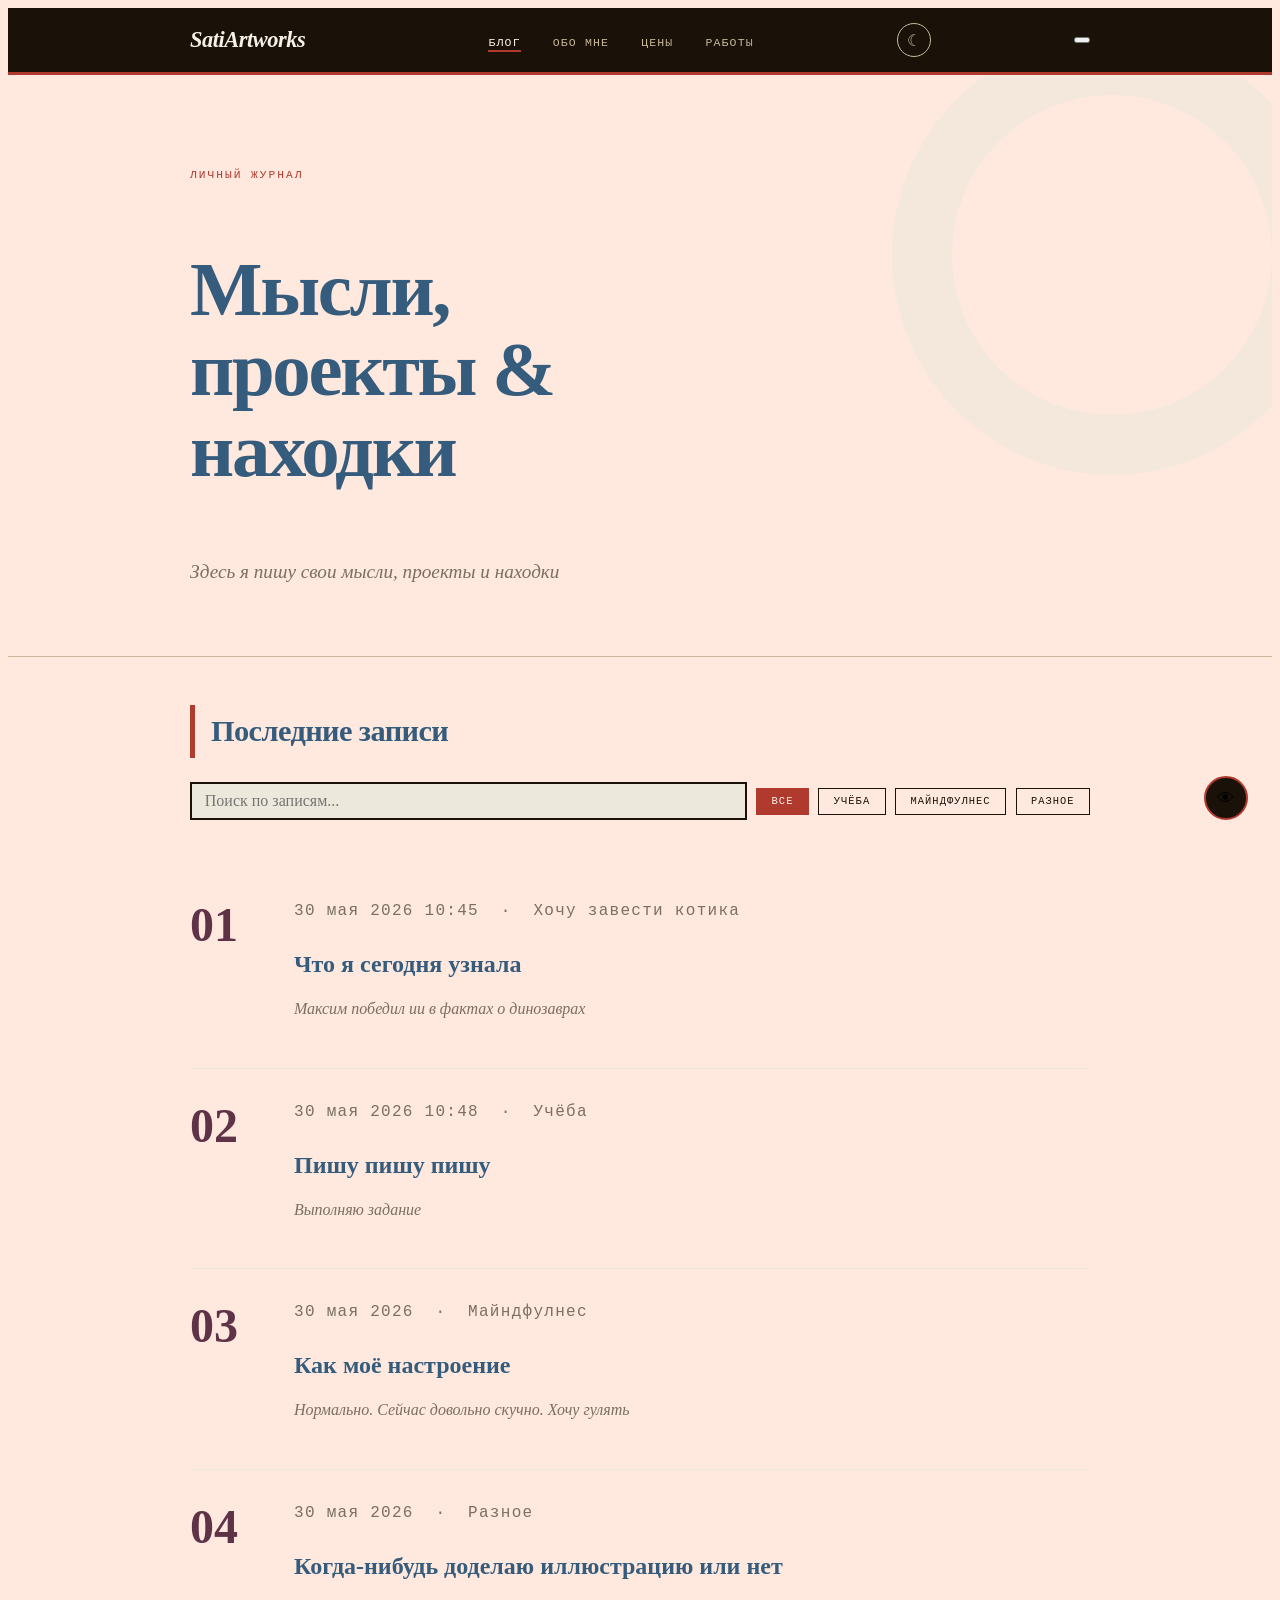
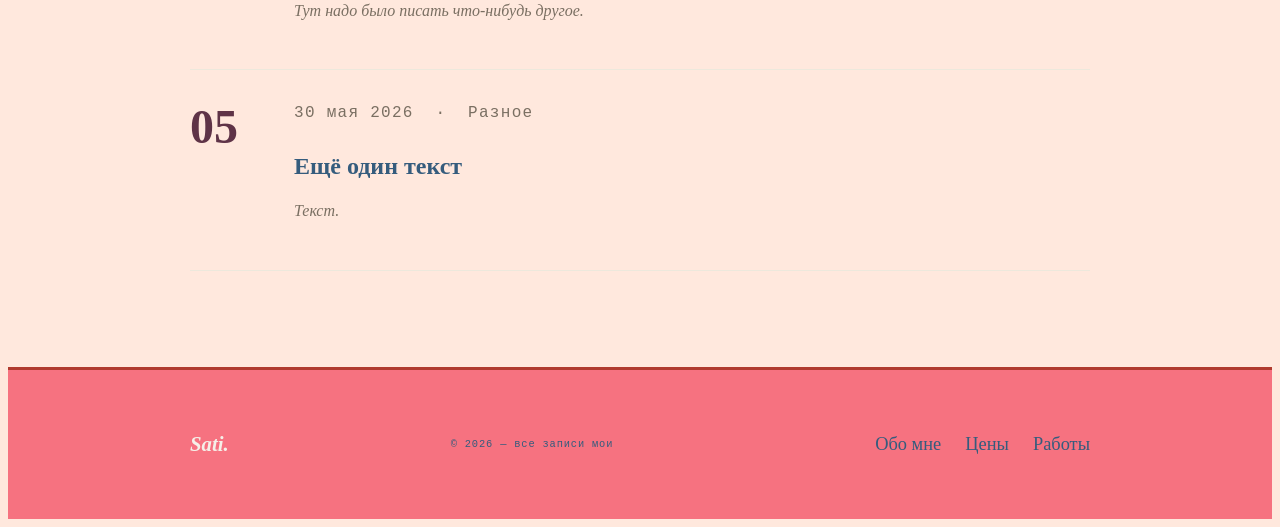
<file: index.html>
<!DOCTYPE html>
<html lang="ru">
<head>
	<meta charset="utf-8">
	<meta name="viewport" content="width=device-width, initial-scale=1">
	<meta name="description" content="Личный блог SatiArtworks — мысли, проекты и находки">
	<title>Блог — SatiArtworks</title>
	<link rel="stylesheet" href="style.css">
	<link rel="stylesheet" href="functions.css">
	<link rel="stylesheet" href="extra.css">
</head>
<body>
	<header>
		<nav class="nav">
    		<div class="nav_inner">
    		  <a href="index.html" class="nav_logo">SatiArtworks</a>
    		  <ul class="nav_links" id="nav-links">
    		    <li><a href="index.html" class="active">Блог</a></li>
    		    <li><a href="about.html">Обо мне</a></li>
    		    <li><a href="prices.html">Цены</a></li>
    		    <li><a href="works.html">Работы</a></li>
    		  </ul>
    		  <!-- Тёмная тема -->
    		  <button id="theme-toggle" aria-label="Включить тёмную тему">☾</button>
    		  <!-- Бургер (мобиль) -->
    		  <button id="burger" aria-label="Открыть меню" aria-expanded="false">
    		    <span></span><span></span><span></span>
    		  </button>
    		</div>
  		</nav>
	</header>

	<section class="hero">
    	<div class="container">
      		<p class="hero_eyebrow">Личный журнал</p>
      		<h1 class="hero_title">Мысли,<br>проекты&nbsp;&amp;<br>находки</h1>
      		<p class="hero_subtitle">
        		Здесь я пишу свои мысли, проекты и находки
      		</p>
    	</div>
  	</section>

	<main class="container">
    <h2 class="section-title">Последние записи</h2>

    <!-- Панель поиска и фильтров -->
    <div class="filter-bar">
      <input id="search-input" type="search" placeholder="Поиск по записям..." aria-label="Поиск по записям">
      <button class="filter-btn active" data-tag="all">Все</button>
      <button class="filter-btn" data-tag="Учёба">Учёба</button>
      <button class="filter-btn" data-tag="Майндфулнес">Майндфулнес</button>
      <button class="filter-btn" data-tag="Разное">Разное</button>
    </div>
    <p id="no-results">Ничего не найдено. Попробуй другой запрос.</p>

    <div class="posts-list">
        <div class="post-card">
          <div class="post-card_num">01</div>
          <div>
            <div class="post-card_meta">30 мая 2026 10:45 &nbsp;·&nbsp; <span class="tag accent">Хочу завести котика</span></div>
            <h3 class="post-card_title">Что я сегодня узнала</h3>
            <p class="post-card_excerpt">Максим победил ии в фактах о динозаврах</p>
          </div>
        </div>
        <div class="post-card">
          <div class="post-card_num">02</div>
          <div>
            <div class="post-card_meta">30 мая 2026 10:48 &nbsp;·&nbsp; <span class="tag accent2">Учёба</span></div>
            <h3 class="post-card_title">Пишу пишу пишу</h3>
            <p class="post-card_excerpt">Выполняю задание</p>
          </div>
        </div>
        <div class="post-card">
          <div class="post-card_num">03</div>
          <div>
            <div class="post-card_meta">30 мая 2026 &nbsp;·&nbsp; <span class="tag">Майндфулнес</span></div>
            <h3 class="post-card_title">Как моё настроение</h3>
            <p class="post-card_excerpt">Нормально. Сейчас довольно скучно. Хочу гулять</p>
          </div>
        </div>
        <div class="post-card">
          <div class="post-card_num">04</div>
          <div>
            <div class="post-card_meta">30 мая 2026 &nbsp;·&nbsp; <span class="tag accent">Разное</span></div>
            <h3 class="post-card_title">Когда-нибудь доделаю иллюстрацию или нет</h3>
            <p class="post-card_excerpt">Тут надо было писать что-нибудь другое.</p>
          </div>
        </div>
        <div class="post-card">
          <div class="post-card_num">05</div>
          <div>
            <div class="post-card_meta">30 мая 2026 &nbsp;·&nbsp; <span class="tag">Разное</span></div>
            <h3 class="post-card_title">Ещё один текст</h3>
            <p class="post-card_excerpt">Текст.</p>
          </div>
        </div>
    </div>
  </main>

	<footer class="footer">
		<div class="footer_inner">
      		<span class="footer_logo">Sati.</span>
      		<span class="footer_copy">© 2026 — все записи мои</span>
      		<ul class="footer_links">
        		<li><a href="about.html">Обо мне</a></li>
        		<li><a href="prices.html">Цены</a></li>
        		<li><a href="works.html">Работы</a></li>
      		</ul>
    	</div>
	</footer>

	<!-- Кнопка наверх -->
	<button id="scroll-top" aria-label="Наверх">↑</button>

	<!-- Скрипты -->
	<script src="functions.js"></script>
	<script src="accessibility.js"></script>
	<script>
	  // Бургер-меню для мобилки
	  var burger = document.getElementById('burger');
	  var navLinks = document.getElementById('nav-links');
	  if (burger) {
	    burger.addEventListener('click', function () {
	      var open = navLinks.classList.toggle('open');
	      burger.classList.toggle('open', open);
	      burger.setAttribute('aria-expanded', open ? 'true' : 'false');
	    });
	  }
	</script>
</body>
</html>
</file>
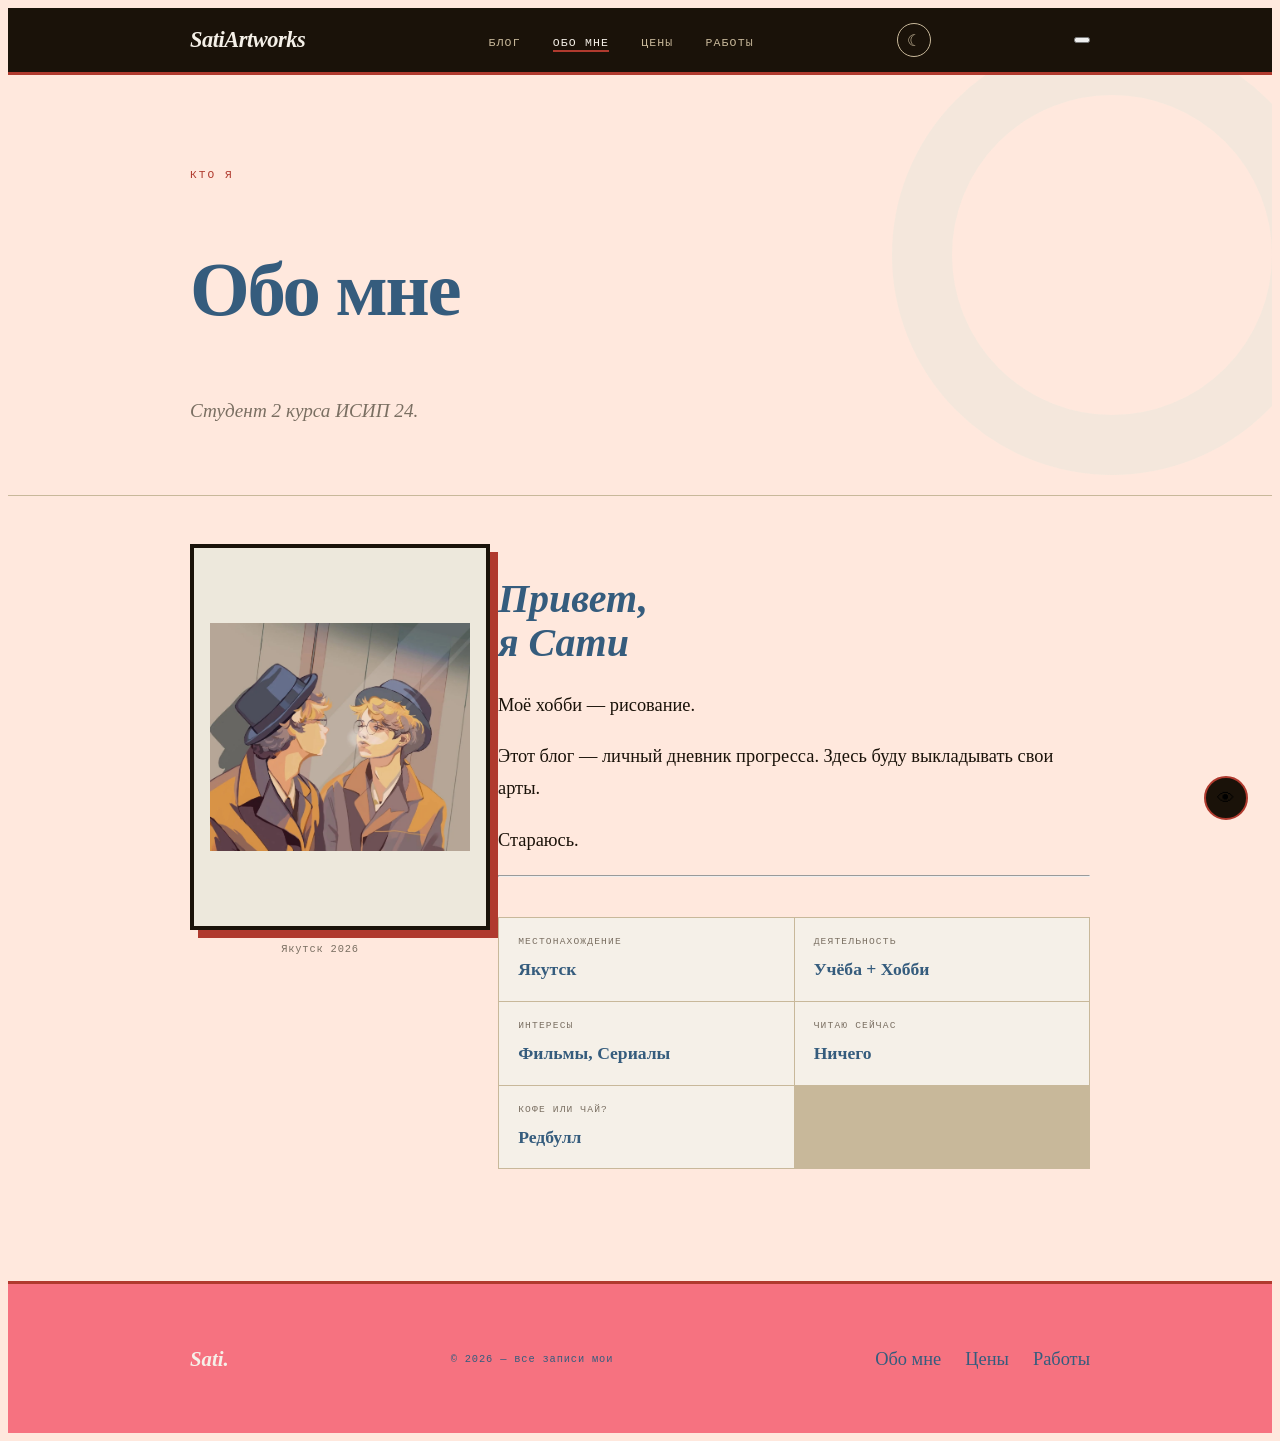
<file: about.html>
<!DOCTYPE html>
<html lang="ru">
<head>
	<meta charset="utf-8">
	<meta name="viewport" content="width=device-width, initial-scale=1">
	<meta name="description" content="Обо мне — SatiArtworks, студентка и художник-иллюстратор">
	<title>Обо мне — SatiArtworks</title>
	<link rel="stylesheet" href="about.css">
	<link rel="stylesheet" href="functions.css">
	<link rel="stylesheet" href="extra.css">
</head>
<body>
	<header>
		<nav class="nav">
    		<div class="nav_inner">
    		  <a href="index.html" class="nav_logo">SatiArtworks</a>
    		  <ul class="nav_links" id="nav-links">
    		    <li><a href="index.html">Блог</a></li>
    		    <li><a href="about.html" class="active">Обо мне</a></li>
    		    <li><a href="prices.html">Цены</a></li>
    		    <li><a href="works.html">Работы</a></li>
    		  </ul>
    		  <button id="theme-toggle" aria-label="Включить тёмную тему">☾</button>
    		  <button id="burger" aria-label="Открыть меню" aria-expanded="false">
    		    <span></span><span></span><span></span>
    		  </button>
    		</div>
  		</nav>
	</header>

	<section class="hero">
    <div class="container">
      <p class="hero_eyebrow">Кто я</p>
      <h1 class="hero_title">Обо&nbsp;мне</h1>
      <p class="hero_subtitle">Студент 2 курса ИСИП 24.</p>
    </div>
  </section>

	<main class="container">
    <div class="about-grid">
      <div class="about-photo-wrap">
        <div class="about-photo-placeholder">
          <img src="images/12.png" alt="Фото Сати">
        </div>
        <p class="about-photo-caption">Якутск 2026</p>
      </div>
      <div class="about-text">
        <h2>Привет,<br>я Сати</h2>
        <p>Моё хобби — рисование.</p>
        <p>Этот блог — личный дневник прогресса. Здесь буду выкладывать свои арты.</p>
        <p>Стараюсь.</p>
        <hr class="ruled">
        <div class="about-facts">
          <div class="about-fact">
            <div class="about-fact_label">Местонахождение</div>
            <div class="about-fact_value">Якутск</div>
          </div>
          <div class="about-fact">
            <div class="about-fact_label">Деятельность</div>
            <div class="about-fact_value">Учёба + Хобби</div>
          </div>
          <div class="about-fact">
            <div class="about-fact_label">Интересы</div>
            <div class="about-fact_value">Фильмы, Сериалы</div>
          </div>
          <div class="about-fact">
            <div class="about-fact_label">Читаю сейчас</div>
            <div class="about-fact_value">Ничего</div>
          </div>
          <div class="about-fact">
            <div class="about-fact_label">Кофе или чай?</div>
            <div class="about-fact_value">Редбулл</div>
          </div>
        </div>
      </div>
    </div>
  </main>

	<footer class="footer">
		<div class="footer_inner">
      		<span class="footer_logo">Sati.</span>
      		<span class="footer_copy">© 2026 — все записи мои</span>
      		<ul class="footer_links">
        		<li><a href="about.html">Обо мне</a></li>
        		<li><a href="prices.html">Цены</a></li>
        		<li><a href="works.html">Работы</a></li>
      		</ul>
    	</div>
	</footer>

	<button id="scroll-top" aria-label="Наверх">↑</button>

	<script src="functions.js"></script>
	<script src="accessibility.js"></script>
	<script>
	  var burger = document.getElementById('burger');
	  var navLinks = document.getElementById('nav-links');
	  if (burger) {
	    burger.addEventListener('click', function () {
	      var open = navLinks.classList.toggle('open');
	      burger.classList.toggle('open', open);
	      burger.setAttribute('aria-expanded', open ? 'true' : 'false');
	    });
	  }
	</script>
</body>
</html>
</file>
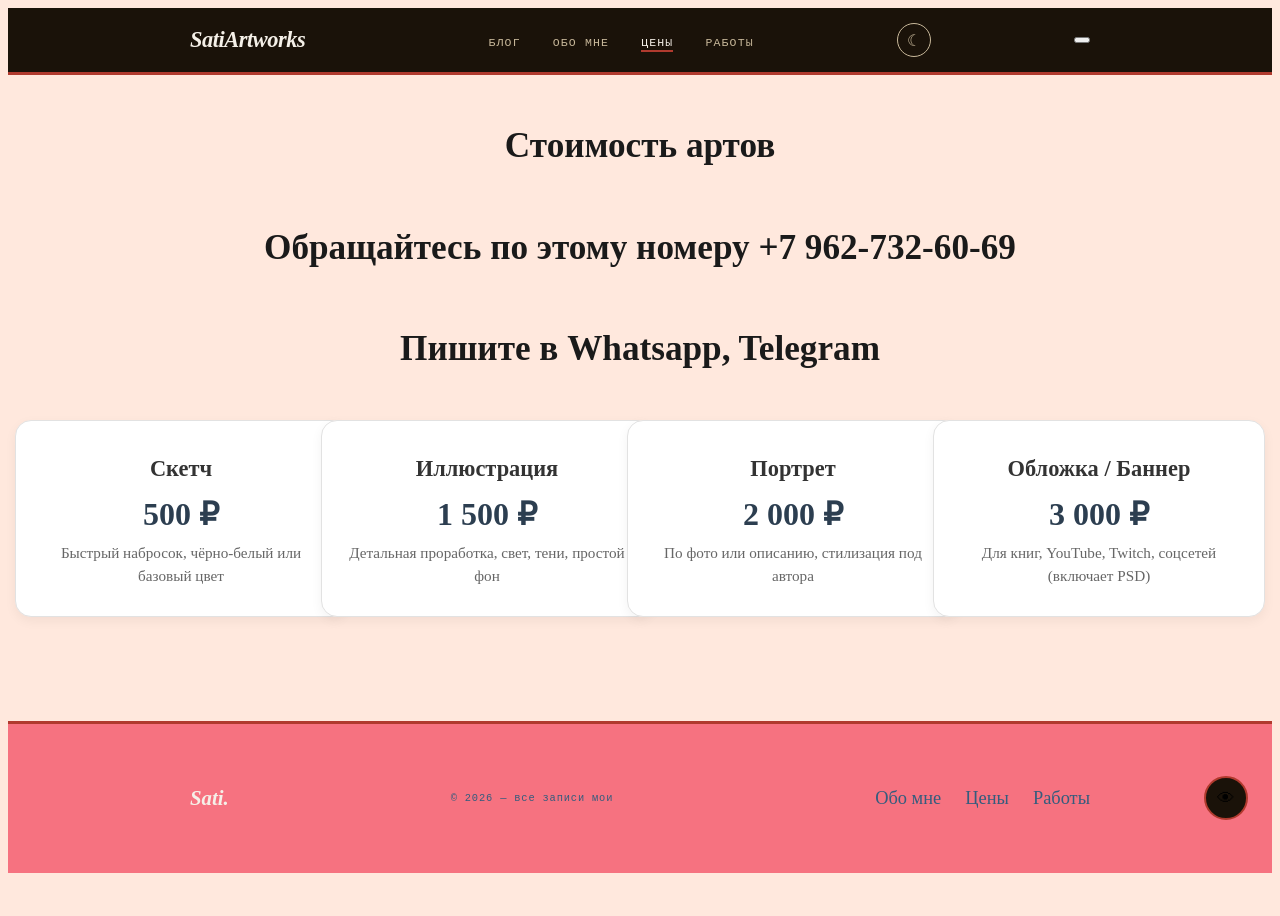
<file: prices.html>
<!DOCTYPE html>
<html lang="ru">
<head>
	<meta charset="utf-8">
	<meta name="viewport" content="width=device-width, initial-scale=1">
	<meta name="description" content="Цены на иллюстрации и арты — SatiArtworks">
	<title>Цены — SatiArtworks</title>
	<link rel="stylesheet" href="prices.css">
	<link rel="stylesheet" href="functions.css">
	<link rel="stylesheet" href="extra.css">
</head>
<body>
	<header>
		<nav class="nav">
    		<div class="nav_inner">
    		  <a href="index.html" class="nav_logo">SatiArtworks</a>
    		  <ul class="nav_links" id="nav-links">
    		    <li><a href="index.html">Блог</a></li>
    		    <li><a href="about.html">Обо мне</a></li>
    		    <li><a href="prices.html" class="active">Цены</a></li>
    		    <li><a href="works.html">Работы</a></li>
    		  </ul>
    		  <button id="theme-toggle" aria-label="Включить тёмную тему">☾</button>
    		  <button id="burger" aria-label="Открыть меню" aria-expanded="false">
    		    <span></span><span></span><span></span>
    		  </button>
    		</div>
  		</nav>
	</header>

	<main class="container">
		<h1 class="page-title">Стоимость артов</h1>
		<h1 class="page-title">Обращайтесь по этому номеру +7 962-732-60-69</h1>
		<h1 class="page-title">Пишите в Whatsapp, Telegram</h1>
		<div class="price-grid">
			<div class="price-card">
				<h3>Скетч</h3>
				<p class="price">500 ₽</p>
				<p class="desc">Быстрый набросок, чёрно-белый или базовый цвет</p>
			</div>
			<div class="price-card">
				<h3>Иллюстрация</h3>
				<p class="price">1 500 ₽</p>
				<p class="desc">Детальная проработка, свет, тени, простой фон</p>
			</div>
			<div class="price-card">
				<h3>Портрет</h3>
				<p class="price">2 000 ₽</p>
				<p class="desc">По фото или описанию, стилизация под автора</p>
			</div>
			<div class="price-card">
				<h3>Обложка / Баннер</h3>
				<p class="price">3 000 ₽</p>
				<p class="desc">Для книг, YouTube, Twitch, соцсетей (включает PSD)</p>
			</div>
		</div>
	</main>

	<footer class="footer">
		<div class="footer_inner">
      		<span class="footer_logo">Sati.</span>
      		<span class="footer_copy">© 2026 — все записи мои</span>
			<ul class="footer_links">
				<li><a href="about.html">Обо мне</a></li>
				<li><a href="prices.html">Цены</a></li>
				<li><a href="works.html">Работы</a></li>
			</ul>
    	</div>
	</footer>

	<button id="scroll-top" aria-label="Наверх">↑</button>

	<script src="functions.js"></script>
	<script src="accessibility.js"></script>
	<script>
	  var burger = document.getElementById('burger');
	  var navLinks = document.getElementById('nav-links');
	  if (burger) {
	    burger.addEventListener('click', function () {
	      var open = navLinks.classList.toggle('open');
	      burger.classList.toggle('open', open);
	      burger.setAttribute('aria-expanded', open ? 'true' : 'false');
	    });
	  }
	</script>
</body>
</html>
</file>
<file: style.css>
.rubik-dirt-regular {
  font-family: "Rubik Dirt", system-ui;
  font-weight: 400;
  font-style: normal;
}


:root {
  --ink:        #1a1209;
  --paper:      #f5f0e8;
  --cream:      #ede8dc;
  --warm-mid:   #c8b89a;
  --accent:     #b03a2e;
  --accent-2:   #2c6e49;
  --muted:      #7a6f62;

  --font-display: 'Playfair Display', Georgia, serif;
  --font-mono:    'Space Mono', monospace;
  --font-body:    'Crimson Pro', Georgia, serif;

  --max-w: 900px;
  --nav-h: 64px;
}
body {
  background: #FFE8DD;
  color: #355C7D;
  font-family: var(--font-body);
  font-size: 1.15rem;
  line-height: 1.75;
  min-height: 100vh;
}

img { max-width: 100%; display: block;}
a { color: inherit; text-decoration: none;}

.container {
  max-width: var(--max-w);
  margin: 0 auto;
  padding: 0 2rem;
}

.nav {
  position: sticky;
  top: 0;
  z-index: 100;
  background: var(--ink);
  color: var(--paper);
  height: var(--nav-h);
  display: flex;
  align-items: center;
  border-bottom: 3px solid var(--accent);
}

.nav_inner {
  max-width: var(--max-w);
  margin: 0 auto;
  padding: 0 2rem;
  width: 100%;
  display: flex;
  align-items: center;
  justify-content: space-between;
}

.nav_logo {
  font-family: var(--font-display);
  font-size: 1.4rem;
  font-weight: 900;
  font-style: italic;
  letter-spacing: -0.02em;
  color: var(--paper);
  transition: color 0.2s;
}
.nav_logo:hover { color: var(--warm-mid); }

.nav_links {
  display: flex;
  gap: 2rem;
  list-style: none;
}

.nav_links a {
  font-family: var(--font-mono);
  font-size: 0.72rem;
  letter-spacing: 0.1em;
  text-transform: uppercase;
  color: var(--warm-mid);
  position: relative;
  padding-bottom: 3px;
  transition: color 0.2s;
}
.nav_links a::after {
  content: '';
  position: absolute;
  bottom: 0; left: 0;
  width: 0; height: 2px;
  background: var(--accent);
  transition: width 0.25s;
}
.nav_links a:hover,
.nav_links a.active { color: var(--paper); }
.nav_links a:hover::after,
.nav_links a.active::after { width: 100%; }

.hero {
  padding: 5rem 0 3rem;
  border-bottom: 1px solid var(--warm-mid);
  position: relative;
  overflow: hidden;
}
.hero::before {
  content: '';
  position: absolute;
  top: -40px; right: -60px;
  width: 320px; height: 320px;
  border-radius: 50%;
  border: 60px solid var(--cream);
  opacity: 0.6;
  pointer-events: none;
}

.hero_eyebrow {
  font-family: var(--font-mono);
  font-size: 0.7rem;
  letter-spacing: 0.18em;
  text-transform: uppercase;
  color: var(--accent);
  margin-bottom: 0.75rem;
}

.hero_title {
  font-family: var(--font-display);
  font-size: clamp(2.8rem, 6vw, 5rem);
  font-weight: 900;
  line-height: 1.05;
  letter-spacing: -0.03em;
  max-width: 700px;
}

.hero_subtitle {
  font-size: 1.2rem;
  color: var(--muted);
  font-style: italic;
  margin-top: 1rem;
  max-width: 560px;
}

.section-title {
  font-family: var(--font-display);
  font-size: 1.9rem;
  font-weight: 700;
  letter-spacing: -0.02em;
  border-left: 5px solid var(--accent);
  padding-left: 1rem;
  margin: 3rem 0 1.5rem;
}

.posts-list {
  display: grid;
  gap: 0;
  padding: 2rem 0;
}

.post-card_num {
  font-family: var(--font-display);
  font-size: 3rem;
  font-weight: 900;
  color: #5F3347;
  line-height: 1;
  padding-top: 4px;
  user-select: none;
}

.post-card_meta {
  font-family: var(--font-mono);
  font-size: 1rem;
  color: var(--muted);
  letter-spacing: 0.08em;
  margin-bottom: 0.4rem;
}

.post-card_title {
  font-family: var(--font-display);
  font-size: 1.5rem;
  font-weight: 700;
  line-height: 1.25;
  margin-bottom: 0.5rem;
  transition: color 0.2s;
}


.post-card_excerpt {
  font-size: 1rem;
  color: var(--muted);
  font-style: italic;
}

.post-header {
  padding: 4rem 0 2rem;
  border-bottom: 3px solid var(--ink);
}
.post-header_category {
  font-family: var(--font-mono);
  font-size: 0.68rem;
  letter-spacing: 0.15em;
  text-transform: uppercase;
  color: var(--accent);
  margin-bottom: 0.6rem;
}
.post-header_title {
  font-family: var(--font-display);
  font-size: clamp(2rem, 5vw, 3.5rem);
  font-weight: 900;
  line-height: 1.1;
  letter-spacing: -0.03em;
}
.post-header_byline {
  margin-top: 1rem;
  font-family: var(--font-mono);
  font-size: 0.7rem;
  color: var(--muted);
  letter-spacing: 0.08em;
  display: flex;
  gap: 2rem;
}

.post-body {
  max-width: 660px;
  padding: 2.5rem 0 4rem;
}
.post-body p { margin-bottom: 1.4rem; }
.post-body h2 {
  font-family: var(--font-display);
  font-size: 1.6rem;
  font-weight: 700;
  margin: 2.5rem 0 0.8rem;
}
.post-body h3 {
  font-family: var(--font-display);
  font-size: 1.2rem;
  font-style: italic;
  margin: 2rem 0 0.6rem;
}
.post-body blockquote {
  border-left: 4px solid var(--accent);
  padding: 0.5rem 0 0.5rem 1.5rem;
  margin: 2rem 0;
  font-size: 1.3rem;
  font-style: italic;
  color: var(--muted);
}


.footer {
  background: #F67280;
  padding: 2.5rem 0;
  border-top: 3px solid var(--accent);
  margin-top: 4rem;
}
.footer_inner {
  max-width: var(--max-w);
  margin: 0 auto;
  padding: 0 2rem;
  display: flex;
  align-items: center;
  justify-content: space-between;
  flex-wrap: wrap;
  gap: 1rem;
}
.footer_logo {
  font-family: var(--font-display);
  font-weight: 900;
  font-style: italic;
  font-size: 1.3rem;
  color: var(--paper);
}
.footer_copy {
  font-family: var(--font-mono);
  font-size: 0.65rem;
  letter-spacing: 0.08em;
}
.footer_links {
  display: flex;
  gap: 1.5rem;
  list-style: none;
}
</file>
<file: functions.css>
/* ==============================================
   functions.css — стили для четырёх функций
   Подключить на всех страницах после основного CSS
   ============================================== */


/* ── ТЁМНАЯ ТЕМА ─────────────────────────────── */
body.dark {
  background: #1a1209 !important;
  color:      #f5f0e8 !important;
}
body.dark .nav        { background: #0d0a05; }
body.dark .hero       { border-color: #3a3028; }
body.dark .footer     { background: #2a1a1a; }
body.dark .section-title { color: #f5f0e8; }
body.dark .post-card_title,
body.dark .post-card_excerpt { color: #c8b89a; }
body.dark .price-card {
  background: #2a2018;
  border-color: #3a3028;
  color: #f5f0e8;
}
body.dark .about-photo-placeholder { background: #2a2018; }
body.dark .about-fact { background: #2a2018; border-color: #3a3028; }

/* Кнопка переключения темы */
#theme-toggle {
  background: transparent;
  border: 1.5px solid var(--warm-mid, #c8b89a);
  color: var(--warm-mid, #c8b89a);
  width: 34px;
  height: 34px;
  border-radius: 50%;
  font-size: 1rem;
  cursor: pointer;
  display: flex;
  align-items: center;
  justify-content: center;
  transition: border-color 0.2s, color 0.2s;
  flex-shrink: 0;
}
#theme-toggle:hover {
  border-color: #f5f0e8;
  color: #f5f0e8;
}


/* ── КНОПКА НАВЕРХ ───────────────────────────── */
#scroll-top {
  position: fixed;
  bottom: 2rem;
  right: 2rem;
  width: 44px;
  height: 44px;
  background: #1a1209;
  color: #f5f0e8;
  border: 2px solid #b03a2e;
  font-size: 1.2rem;
  cursor: pointer;
  display: flex;
  align-items: center;
  justify-content: center;
  opacity: 0;
  pointer-events: none;
  transition: opacity 0.3s, transform 0.3s;
  z-index: 200;
}
#scroll-top.visible {
  opacity: 1;
  pointer-events: auto;
}
#scroll-top:hover {
  background: #b03a2e;
  transform: translateY(-3px);
}
body.dark #scroll-top {
  background: #f5f0e8;
  color: #1a1209;
}


/* ── LIGHTBOX ────────────────────────────────── */
#lightbox {
  position: fixed;
  inset: 0;
  background: rgba(10, 8, 5, 0.92);
  display: flex;
  align-items: center;
  justify-content: center;
  z-index: 999;
  opacity: 0;
  pointer-events: none;
  transition: opacity 0.25s;
}
#lightbox.active {
  opacity: 1;
  pointer-events: auto;
}
.lb-img {
  max-width:  90vw;
  max-height: 85vh;
  object-fit: contain;
  display: block;
  border: 3px solid #b03a2e;
}
.lb-close {
  position: absolute;
  top: 1.2rem;
  right: 1.5rem;
  background: transparent;
  border: none;
  color: #f5f0e8;
  font-size: 1.8rem;
  cursor: pointer;
  line-height: 1;
  transition: color 0.2s;
}
.lb-close:hover { color: #b03a2e; }

.lb-prev,
.lb-next {
  position: absolute;
  top: 50%;
  transform: translateY(-50%);
  background: transparent;
  border: none;
  color: #f5f0e8;
  font-size: 3rem;
  cursor: pointer;
  padding: 0 1rem;
  line-height: 1;
  transition: color 0.2s;
  user-select: none;
}
.lb-prev { left: 1rem; }
.lb-next { right: 1rem; }
.lb-prev:hover,
.lb-next:hover { color: #b03a2e; }

.lb-counter {
  position: absolute;
  bottom: 1.2rem;
  left: 50%;
  transform: translateX(-50%);
  color: #c8b89a;
  font-family: 'Space Mono', monospace;
  font-size: 0.75rem;
  letter-spacing: 0.1em;
  margin: 0;
}

/* Изображения в галерее — добавляем hover */
.gallery-img {
  transition: opacity 0.2s, transform 0.2s;
}
.gallery-img:hover {
  opacity: 0.85;
  transform: scale(1.02);
}


/* ── ФИЛЬТРАЦИЯ ПОСТОВ ───────────────────────── */
.filter-bar {
  display: flex;
  flex-wrap: wrap;
  align-items: center;
  gap: 0.6rem;
  margin: 1.5rem 0 1rem;
}

#search-input {
  flex: 1;
  min-width: 180px;
  background: #ede8dc;
  border: 2px solid #1a1209;
  padding: 0.5rem 0.8rem;
  font-family: 'Crimson Pro', Georgia, serif;
  font-size: 1rem;
  color: #1a1209;
  outline: none;
  transition: border-color 0.2s, box-shadow 0.2s;
}
#search-input:focus {
  border-color: #b03a2e;
  box-shadow: 3px 3px 0 #b03a2e;
}
body.dark #search-input {
  background: #2a2018;
  color: #f5f0e8;
  border-color: #3a3028;
}

.filter-btn {
  background: transparent;
  border: 1.5px solid #1a1209;
  color: #1a1209;
  font-family: 'Space Mono', monospace;
  font-size: 0.65rem;
  letter-spacing: 0.1em;
  text-transform: uppercase;
  padding: 0.4rem 0.9rem;
  cursor: pointer;
  transition: background 0.2s, color 0.2s;
}
.filter-btn:hover,
.filter-btn.active {
  background: #1a1209;
  color: #f5f0e8;
}
.filter-btn.active {
  border-color: #b03a2e;
  background: #b03a2e;
}
body.dark .filter-btn {
  border-color: #c8b89a;
  color: #c8b89a;
}
body.dark .filter-btn:hover,
body.dark .filter-btn.active {
  background: #b03a2e;
  color: #f5f0e8;
  border-color: #b03a2e;
}

#no-results {
  display: none;
  color: #7a6f62;
  font-style: italic;
  padding: 2rem 0;
  font-size: 1rem;
}

/* Карточка поста — чтобы display:none работал */
.post-card {
  display: grid;
  grid-template-columns: 80px 1fr;
  gap: 1.5rem;
  padding: 1.8rem 0;
  border-bottom: 1px solid #ede8dc;
}
</file>
<file: extra.css>
/* ==============================================
   extra.css
   1. Версия для слабовидящих
   2. Слайдер
   3. Адаптация под мобильное устройство
   ============================================== */


/* ══════════════════════════════════════════════
   1. ВЕРСИЯ ДЛЯ СЛАБОВИДЯЩИХ
   ══════════════════════════════════════════════ */

/* Кнопка-триггер (глаз) */
#acc-trigger {
  position: fixed;
  bottom: 5rem;
  right: 2rem;
  width: 44px;
  height: 44px;
  background: #1a1209;
  border: 2px solid #b03a2e;
  border-radius: 50%;
  font-size: 1.1rem;
  cursor: pointer;
  z-index: 300;
  display: flex;
  align-items: center;
  justify-content: center;
  transition: background 0.2s;
}
#acc-trigger:hover { background: #b03a2e; }

/* Панель настроек */
#acc-panel {
  position: fixed;
  bottom: 10rem;
  right: 2rem;
  background: #1a1209;
  border: 2px solid #b03a2e;
  padding: 1rem;
  z-index: 300;
  display: none;
  flex-direction: column;
  gap: 0.6rem;
  min-width: 160px;
}
#acc-panel.open { display: flex; }

.acc-title {
  font-family: 'Space Mono', monospace;
  font-size: 0.6rem;
  letter-spacing: 0.12em;
  text-transform: uppercase;
  color: #c8b89a;
  margin: 0 0 0.3rem;
}

#acc-panel button {
  background: transparent;
  border: 1px solid #c8b89a;
  color: #f5f0e8;
  font-family: 'Space Mono', monospace;
  font-size: 0.8rem;
  padding: 0.45rem 0.8rem;
  cursor: pointer;
  text-align: left;
  transition: background 0.15s, border-color 0.15s;
}
#acc-panel button:hover   { background: #2a2018; border-color: #f5f0e8; }
#acc-panel button.acc-active { background: #b03a2e; border-color: #b03a2e; }

/* Шрифты */
body.font-large   { font-size: 1.35rem !important; }
body.font-x-large { font-size: 1.6rem  !important; }

body.font-large .hero_title,
body.font-x-large .hero_title {
  font-size: clamp(2rem, 5vw, 3.5rem) !important;
}
body.font-large .nav_links a   { font-size: 0.85rem !important; }
body.font-x-large .nav_links a { font-size: 1rem    !important; }

/* Высокий контраст */
body.high-contrast {
  background: #000000 !important;
  color: #ffffff !important;
}
body.high-contrast .nav         { background: #000 !important; border-color: #ffff00 !important; }
body.high-contrast .hero        { border-color: #fff !important; }
body.high-contrast .hero_title  { color: #ffffff !important; }
body.high-contrast .footer      { background: #111 !important; color: #fff !important; }
body.high-contrast a            { color: #ffff00 !important; }
body.high-contrast .nav_logo    { color: #ffff00 !important; }
body.high-contrast .price-card  { background: #111 !important; border: 2px solid #fff !important; color: #fff !important; }
body.high-contrast .post-card_title   { color: #fff !important; }
body.high-contrast .post-card_excerpt { color: #ccc !important; }
body.high-contrast .section-title     { color: #fff !important; border-color: #ffff00 !important; }
body.high-contrast .tag         { background: #ffff00 !important; color: #000 !important; }

/* Подчёркивание ссылок */
body.underline-links a {
  text-decoration: underline !important;
  text-underline-offset: 3px;
}


/* ══════════════════════════════════════════════
   2. СЛАЙДЕР
   ══════════════════════════════════════════════ */

#slider {
  position: relative;
  width: 100%;
  max-width: 700px;
  margin: 2rem auto;
  user-select: none;
}

/* Обёртка кадра */
.slider-track {
  width: 100%;
  overflow: hidden;
  background: #ede8dc;
  border: 3px solid #1a1209;
}

/* Каждый слайд */
.slide {
  display: none;
  width: 100%;
}
.slide.active { display: block; }

.slide img {
  width: 100%;
  height: 480px;
  object-fit: contain;
  display: block;
  background: #f5f0e8;
}

/* Кнопки ← → */
.slider-btn {
  position: absolute;
  top: 50%;
  transform: translateY(-50%);
  background: rgba(26, 18, 9, 0.75);
  border: none;
  color: #f5f0e8;
  font-size: 2rem;
  width: 44px;
  height: 44px;
  cursor: pointer;
  display: flex;
  align-items: center;
  justify-content: center;
  transition: background 0.2s;
  z-index: 10;
  line-height: 1;
}
.slider-btn:hover { background: #b03a2e; }
#slider-prev { left:  0.5rem; }
#slider-next { right: 0.5rem; }

/* Нижняя панель */
.slider-footer {
  display: flex;
  align-items: center;
  justify-content: center;
  gap: 1rem;
  padding: 0.8rem 0 0;
}

#slider-counter {
  font-family: 'Space Mono', monospace;
  font-size: 0.7rem;
  color: #7a6f62;
  letter-spacing: 0.08em;
  min-width: 44px;
  text-align: center;
}

#slider-dots {
  display: flex;
  gap: 6px;
  align-items: center;
}

.slider-dot {
  width: 8px;
  height: 8px;
  border-radius: 50%;
  border: 1.5px solid #7a6f62;
  background: transparent;
  cursor: pointer;
  padding: 0;
  transition: background 0.2s, border-color 0.2s;
}
.slider-dot.active {
  background: #b03a2e;
  border-color: #b03a2e;
}
.slider-dot:hover { border-color: #1a1209; }


/* ══════════════════════════════════════════════
   3. АДАПТАЦИЯ ПОД МОБИЛЬНОЕ УСТРОЙСТВО
   ══════════════════════════════════════════════ */

/* ── Планшет (≤ 768px) ─── */
@media (max-width: 768px) {

  /* Навигация — уменьшить отступы */
  .nav_inner { padding: 0 1rem; }
  .nav_links  { gap: 1.2rem; }
  .nav_links a { font-size: 0.65rem; }

  /* Hero — меньше отступ сверху */
  .hero { padding: 3rem 0 2rem; }
  .hero_title { font-size: 2.4rem; }

  /* Контейнер */
  .container { padding: 0 1rem; }

  /* Сетка «Обо мне» — в одну колонку */
  .about-grid { grid-template-columns: 1fr; }
  .about-photo-wrap { position: static; }

  /* Сетка фактов — в одну колонку */
  .about-facts { grid-template-columns: 1fr; }

  /* Карточки цен — одна в строку */
  .price-grid { grid-template-columns: 1fr 1fr; }

  /* Карточки постов */
  .post-card { grid-template-columns: 48px 1fr; gap: 1rem; }
  .post-card_num { font-size: 2rem; }

  /* Слайдер — уменьшить высоту */
  .slide img { height: 320px; }

  /* Кнопка наверх и панель доступности */
  #scroll-top  { bottom: 1rem; right: 1rem; }
  #acc-trigger { bottom: 4rem; right: 1rem; }
  #acc-panel   { right: 1rem; bottom: 9rem; }
}

/* ── Мобиль (≤ 480px) ─── */
@media (max-width: 480px) {

  /* Навигация — скрыть ссылки, показать бургер */
  .nav_links {
    display: none;
    position: absolute;
    top: 64px;
    left: 0;
    right: 0;
    background: #1a1209;
    flex-direction: column;
    padding: 1rem 1.5rem;
    gap: 0.8rem;
    z-index: 99;
    border-top: 2px solid #b03a2e;
  }
  .nav_links.open { display: flex; }

  /* Бургер-кнопка */
  #burger {
    display: flex;
    flex-direction: column;
    gap: 4px;
    background: transparent;
    border: none;
    cursor: pointer;
    padding: 6px;
  }
  #burger span {
    display: block;
    width: 22px;
    height: 2px;
    background: #c8b89a;
    transition: transform 0.2s, opacity 0.2s;
  }
  #burger.open span:nth-child(1) { transform: translateY(6px) rotate(45deg); }
  #burger.open span:nth-child(2) { opacity: 0; }
  #burger.open span:nth-child(3) { transform: translateY(-6px) rotate(-45deg); }

  /* Hero */
  .hero_title { font-size: 2rem; }
  .hero { padding: 2rem 0 1.5rem; }

  /* Цены — одна карточка */
  .price-grid { grid-template-columns: 1fr; }

  /* Слайдер */
  .slide img { height: 240px; }
  .slider-btn { width: 36px; height: 36px; font-size: 1.5rem; }

  /* Футер — колонкой */
  .footer_inner { flex-direction: column; align-items: flex-start; gap: 0.6rem; }

  /* Фото на странице «Обо мне» */
  .about-photo-placeholder,
  .about-photo-placeholder img { max-height: 300px; }
}
</file>
<file: about.css>
.rubik-dirt-regular {
  font-family: "Rubik Dirt", system-ui;
  font-weight: 400;
  font-style: normal;
}


:root {
  --ink:        #1a1209;
  --paper:      #f5f0e8;
  --cream:      #ede8dc;
  --warm-mid:   #c8b89a;
  --accent:     #b03a2e;
  --accent-2:   #2c6e49;
  --muted:      #7a6f62;

  --font-display: 'Playfair Display', Georgia, serif;
  --font-mono:    'Space Mono', monospace;
  --font-body:    'Crimson Pro', Georgia, serif;

  --max-w: 900px;
  --nav-h: 64px;
}
body {
  background: #FFE8DD;
  color: #355C7D;
  font-family: var(--font-body);
  font-size: 1.15rem;
  line-height: 1.75;
  min-height: 100vh;
}

img { max-width: 100%; display: block;}
a { color: inherit; text-decoration: none;}

.container {
  max-width: var(--max-w);
  margin: 0 auto;
  padding: 0 2rem;
}

.nav {
  position: sticky;
  top: 0;
  z-index: 100;
  background: var(--ink);
  color: var(--paper);
  height: var(--nav-h);
  display: flex;
  align-items: center;
  border-bottom: 3px solid var(--accent);
}

.nav_inner {
  max-width: var(--max-w);
  margin: 0 auto;
  padding: 0 2rem;
  width: 100%;
  display: flex;
  align-items: center;
  justify-content: space-between;
}

.nav_logo {
  font-family: var(--font-display);
  font-size: 1.4rem;
  font-weight: 900;
  font-style: italic;
  letter-spacing: -0.02em;
  color: var(--paper);
  transition: color 0.2s;
}
.nav_logo:hover { color: var(--warm-mid); }

.nav_links {
  display: flex;
  gap: 2rem;
  list-style: none;
}

.nav_links a {
  font-family: var(--font-mono);
  font-size: 0.72rem;
  letter-spacing: 0.1em;
  text-transform: uppercase;
  color: var(--warm-mid);
  position: relative;
  padding-bottom: 3px;
  transition: color 0.2s;
}
.nav_links a::after {
  content: '';
  position: absolute;
  bottom: 0; left: 0;
  width: 0; height: 2px;
  background: var(--accent);
  transition: width 0.25s;
}
.nav_links a:hover,
.nav_links a.active { color: var(--paper); }
.nav_links a:hover::after,
.nav_links a.active::after { width: 100%; }

.hero {
  padding: 5rem 0 3rem;
  border-bottom: 1px solid var(--warm-mid);
  position: relative;
  overflow: hidden;
}
.hero::before {
  content: '';
  position: absolute;
  top: -40px; right: -60px;
  width: 320px; height: 320px;
  border-radius: 50%;
  border: 60px solid var(--cream);
  opacity: 0.6;
  pointer-events: none;
}

.hero_eyebrow {
  font-family: var(--font-mono);
  font-size: 0.7rem;
  letter-spacing: 0.18em;
  text-transform: uppercase;
  color: var(--accent);
  margin-bottom: 0.75rem;
}

.hero_title {
  font-family: var(--font-display);
  font-size: clamp(2.8rem, 6vw, 5rem);
  font-weight: 900;
  line-height: 1.05;
  letter-spacing: -0.03em;
  max-width: 700px;
}

.hero_subtitle {
  font-size: 1.2rem;
  color: var(--muted);
  font-style: italic;
  margin-top: 1rem;
  max-width: 560px;
}


.about-grid {
  display: grid;
  grid-template-columns: 260px 1fr;
  gap: 3rem;
  align-items: start;
  padding: 3rem 0;
}

.about-photo-wrap {
  position: sticky;
  top: calc(var(--nav-h) + 2rem);
}

.about-photo {
  width: 100%;
  aspect-ratio: 3 / 4;
  object-fit: cover;
  filter: grayscale(20%) contrast(1.05);
  border: 4px solid var(--ink);
  box-shadow: 8px 8px 0 var(--accent);
}

.about-photo-placeholder {
  width: 100%;
  aspect-ratio: 3 / 4;
  background: var(--cream);
  border: 4px solid var(--ink);
  box-shadow: 8px 8px 0 var(--accent);
  display: flex;
  align-items: center;
  justify-content: center;
  font-family: var(--font-mono);
  font-size: 0.7rem;
  color: var(--muted);
  letter-spacing: 0.1em;
  text-align: center;
  padding: 1rem;
}

.about-photo-caption {
  font-family: var(--font-mono);
  font-size: 0.65rem;
  color: var(--muted);
  letter-spacing: 0.08em;
  margin-top: 0.6rem;
  text-align: center;
}

.about-text h2 {
  font-family: var(--font-display);
  font-size: 2.5rem;
  font-weight: 900;
  font-style: italic;
  line-height: 1.1;
  margin-bottom: 1.5rem;
}
.about-text p { margin-bottom: 1.2rem; color: var(--ink); }

.about-facts {
  display: grid;
  grid-template-columns: 1fr 1fr;
  gap: 1px;
  background: var(--warm-mid);
  border: 1px solid var(--warm-mid);
  margin-top: 2.5rem;
}
.about-fact {
  background: var(--paper);
  padding: 1rem 1.2rem;
}
.about-fact_label {
  font-family: var(--font-mono);
  font-size: 0.6rem;
  letter-spacing: 0.12em;
  text-transform: uppercase;
  color: var(--muted);
}
.about-fact_value {
  font-family: var(--font-display);
  font-size: 1.1rem;
  font-weight: 700;
  margin-top: 0.2rem;
}


.footer {
  background: #F67280;
  padding: 2.5rem 0;
  border-top: 3px solid var(--accent);
  margin-top: 4rem;
}
.footer_inner {
  max-width: var(--max-w);
  margin: 0 auto;
  padding: 0 2rem;
  display: flex;
  align-items: center;
  justify-content: space-between;
  flex-wrap: wrap;
  gap: 1rem;
}
.footer_logo {
  font-family: var(--font-display);
  font-weight: 900;
  font-style: italic;
  font-size: 1.3rem;
  color: var(--paper);
}
.footer_copy {
  font-family: var(--font-mono);
  font-size: 0.65rem;
  letter-spacing: 0.08em;
}
.footer_links {
  display: flex;
  gap: 1.5rem;
  list-style: none;
}
</file>
<file: prices.css>
.rubik-dirt-regular {
    font-family: "Rubik Dirt", system-ui;
    font-weight: 400;
    font-style: normal;
  }
  
  
  :root {
    --ink:        #1a1209;
    --paper:      #f5f0e8;
    --cream:      #ede8dc;
    --warm-mid:   #c8b89a;
    --accent:     #b03a2e;
    --accent-2:   #2c6e49;
    --muted:      #7a6f62;
  
    --font-display: 'Playfair Display', Georgia, serif;
    --font-mono:    'Space Mono', monospace;
    --font-body:    'Crimson Pro', Georgia, serif;
  
    --max-w: 900px;
    --nav-h: 64px;
  }
  body {
    background: #FFE8DD;
    color: #355C7D;
    font-family: var(--font-body);
    font-size: 1.15rem;
    line-height: 1.75;
    min-height: 100vh;
  }
  
  img { max-width: 100%; display: block;}
  a { color: inherit; text-decoration: none;}
  
  .container {
    max-width: var(--max-w);
    margin: 0 auto;
    padding: 0 2rem;
  }
  
  .nav {
    position: sticky;
    top: 0;
    z-index: 100;
    background: var(--ink);
    color: var(--paper);
    height: var(--nav-h);
    display: flex;
    align-items: center;
    border-bottom: 3px solid var(--accent);
  }
  
  .nav_inner {
    max-width: var(--max-w);
    margin: 0 auto;
    padding: 0 2rem;
    width: 100%;
    display: flex;
    align-items: center;
    justify-content: space-between;
  }
  
  .nav_logo {
    font-family: var(--font-display);
    font-size: 1.4rem;
    font-weight: 900;
    font-style: italic;
    letter-spacing: -0.02em;
    color: var(--paper);
    transition: color 0.2s;
  }
  .nav_logo:hover { color: var(--warm-mid); }
  
  .nav_links {
    display: flex;
    gap: 2rem;
    list-style: none;
  }
  
  .nav_links a {
    font-family: var(--font-mono);
    font-size: 0.72rem;
    letter-spacing: 0.1em;
    text-transform: uppercase;
    color: var(--warm-mid);
    position: relative;
    padding-bottom: 3px;
    transition: color 0.2s;
  }
  .nav_links a::after {
    content: '';
    position: absolute;
    bottom: 0; left: 0;
    width: 0; height: 2px;
    background: var(--accent);
    transition: width 0.25s;
  }
  .nav_links a:hover,
  .nav_links a.active { color: var(--paper); }
  .nav_links a:hover::after,
  .nav_links a.active::after { width: 100%; }
  
  .hero {
    padding: 5rem 0 3rem;
    border-bottom: 1px solid var(--warm-mid);
    position: relative;
    overflow: hidden;
  }
  .hero::before {
    content: '';
    position: absolute;
    top: -40px; right: -60px;
    width: 320px; height: 320px;
    border-radius: 50%;
    border: 60px solid var(--cream);
    opacity: 0.6;
    pointer-events: none;
  }
  
  .hero_eyebrow {
    font-family: var(--font-mono);
    font-size: 0.7rem;
    letter-spacing: 0.18em;
    text-transform: uppercase;
    color: var(--accent);
    margin-bottom: 0.75rem;
  }
  
  .hero_title {
    font-family: var(--font-display);
    font-size: clamp(2.8rem, 6vw, 5rem);
    font-weight: 900;
    line-height: 1.05;
    letter-spacing: -0.03em;
    max-width: 700px;
  }
  
  .hero_subtitle {
    font-size: 1.2rem;
    color: var(--muted);
    font-style: italic;
    margin-top: 1rem;
    max-width: 560px;
  }
  
  .section-title {
    font-family: var(--font-display);
    font-size: 1.9rem;
    font-weight: 700;
    letter-spacing: -0.02em;
    border-left: 5px solid var(--accent);
    padding-left: 1rem;
    margin: 3rem 0 1.5rem;
  }
  
.container {
    max-width: 1200px;
    margin: 0 auto;
    padding: 40px 20px;
    text-align: center;
  }
  
  .page-title {
    font-size: 2.2rem;
    margin: 0 0 40px;
    color: #1a1a1a;
  }
  
  .price-grid {
    display: grid;
    grid-template-columns: repeat(auto-fit, minmax(240px, 1fr));
    gap: 24px;
    justify-items: center;
  }
  
  .price-card {
    background: #ffffff;
    border: 1px solid #e2e2e2;
    border-radius: 16px;
    padding: 28px 24px;
    width: 100%;
    max-width: 300px;
    box-shadow: 0 4px 12px rgba(0,0,0,0.05);
    transition: transform 0.25s ease, box-shadow 0.25s ease;
  }
  
  .price-card:hover {
    transform: translateY(-6px);
    box-shadow: 0 10px 24px rgba(0,0,0,0.12);
  }
  
  .price-card h3 {
    margin: 0 0 10px;
    font-size: 1.4rem;
    color: #333;
  }
  
  .price-card .price {
    font-size: 2rem;
    font-weight: 700;
    color: #2c3e50;
    margin: 0 0 12px;
    line-height: 1;
  }
  
  .price-card .desc {
    color: #666;
    font-size: 0.95rem;
    line-height: 1.5;
    margin: 0;
  }

  .footer {
    background: #F67280;
    padding: 2.5rem 0;
    border-top: 3px solid var(--accent);
    margin-top: 4rem;
  }
  .footer_inner {
    max-width: var(--max-w);
    margin: 0 auto;
    padding: 0 2rem;
    display: flex;
    align-items: center;
    justify-content: space-between;
    flex-wrap: wrap;
    gap: 1rem;
  }
  .footer_logo {
    font-family: var(--font-display);
    font-weight: 900;
    font-style: italic;
    font-size: 1.3rem;
    color: var(--paper);
  }
  .footer_copy {
    font-family: var(--font-mono);
    font-size: 0.65rem;
    letter-spacing: 0.08em;
  }
  .footer_links {
    display: flex;
    gap: 1.5rem;
    list-style: none;
  }
</file>
